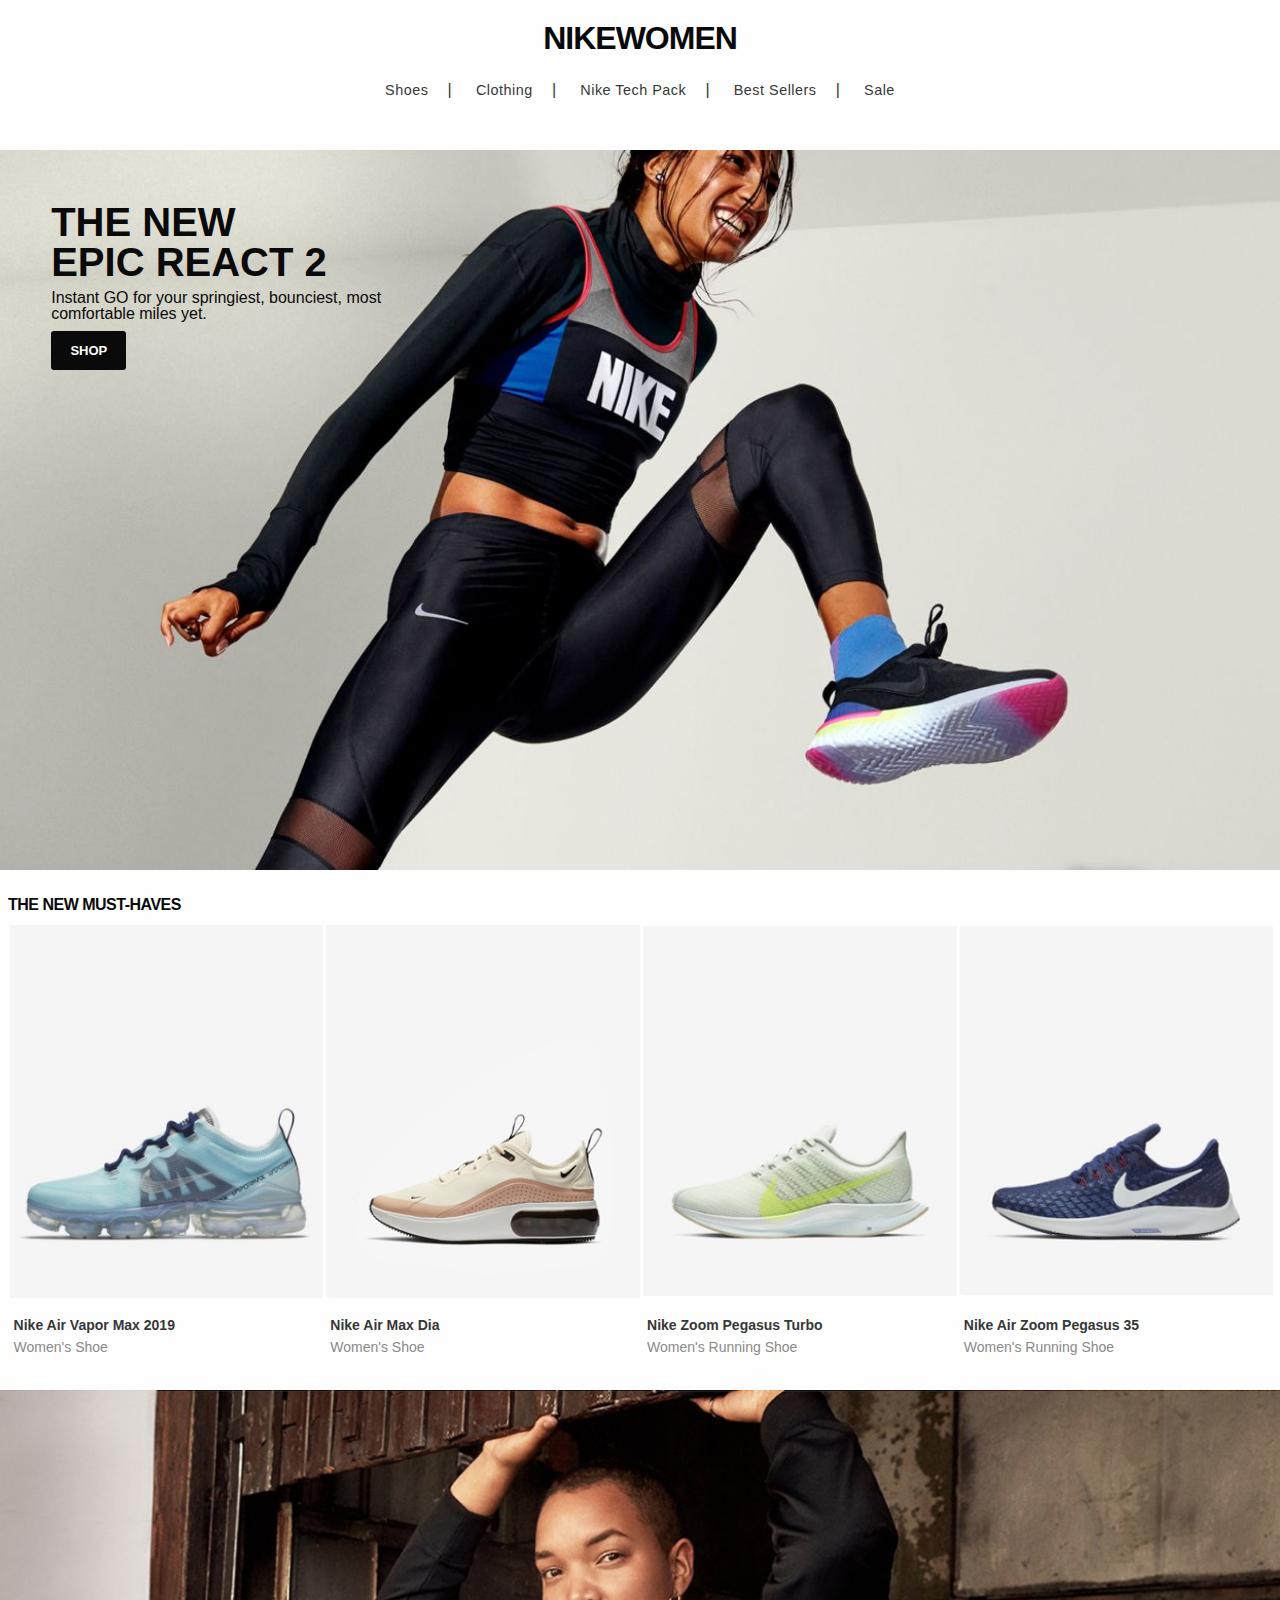
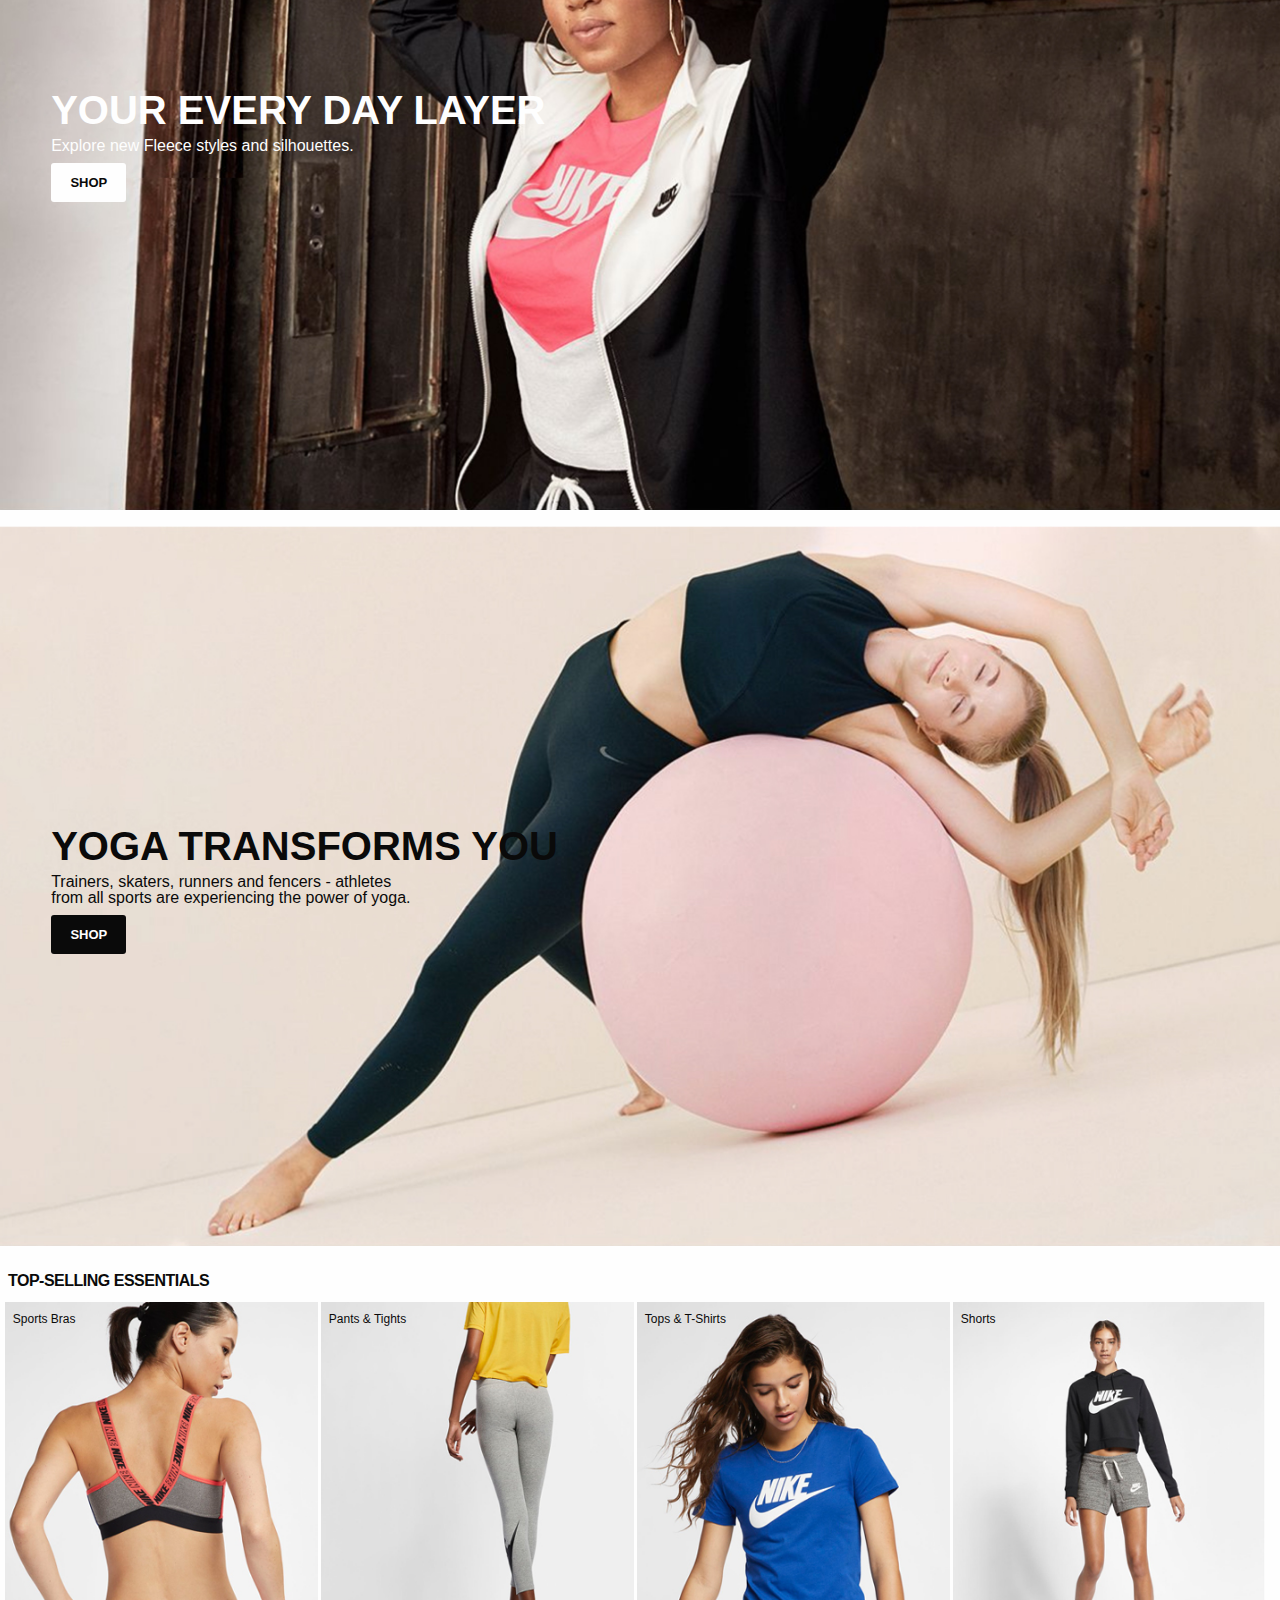
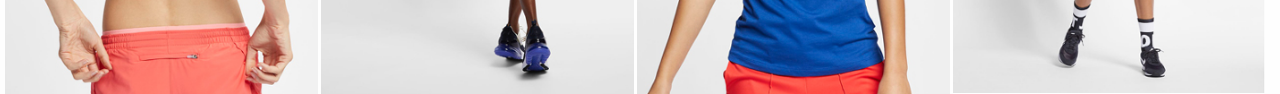
<file: index.html>
<!doctype html>
<html class="no-js" lang="en">
  <head>
    <meta charset="utf-8" />
    <meta http-equiv="x-ua-compatible" content="ie=edge">
    <meta name="viewport" content="width=device-width, initial-scale=1.0">
    <title>Nike. Just Do It.</title>
    <link rel="stylesheet" href="assets/css/app.css">
  </head>
<body>

    <div class="grid-container">
      <div class="grid-x grid-padding-x">
        <div class="large-12 cell">
          <h1 class="niketitle">nikewomen</h1>
        </div>
      </div>

      <!-- getting to know the newest version of Foundation, I bet this would be better suited as a stand-alone partial, to clean up the page a bit. -->
      <div class="secondary-nav">
        <p class="labels">
          <a href="https://store.nike.com/us/en_us/pw/womens-shoes/7ptZoi3" class="label1">Shoes</a><span>|</span>
          <a href="https://store.nike.com/us/en_us/pw/womens-clothing/1mdZ7pt" class="label2">Clothing</a><span>|</span>
          <a href="https://store.nike.com/us/en_us/pw/womens-tech-pack/7ptZo6k" class="label3">Nike Tech Pack</a><span>|</span>
          <a href="https://store.nike.com/us/en_us/pw/womens-nike-best/7ptZpjmZpi1" class="label4">Best Sellers</a><span>|</span>
          <a href="https://store.nike.com/us/en_us/pw/womens-clearance/47Z7pt" class="label5">Sale</a>
        </p>
      </div>

      <!-- The full screen image sections got me a little excited in the early versions and I tried to recreate the wheel, forgetting that I shouldn't ever work to rewrite something that is already baked in. -->

      <!-- First Full Screen Section -->
      <a href="https://www.nike.com/t/epic-react-flyknit-2-womens-running-shoe-5r9NpJ/BQ8927-001">
        <div class="hero-section hero1">
          <div class="hero-section-text black">
            <span class="head1">the new<br>epic react 2</span>
            <span class="head2">Instant GO for your springiest, bounciest, most comfortable miles yet.</span>
          </div>
          <div class="link-cta">
            <span class="black">SHOP</span>
          </div>        
        </div>      
      </a>

      <!-- I initially had these images being delivered to the view with css, but adding the assets here allowed me to keep the css cleaner. Ideally, I would know Foundation better and create each of these as a partial and pass in the titles and images using the handlebars -->
      <h3 class="section-header">the new must-haves</h3>
      <div class="grid-x">
        <div class="large-12 medium-12 small-12 cell">
          <div class="grid-x grid-padding-x shoe-container">
            <div class="large-3 medium-3 small-6 cell shoes">
              <a href="https://www.nike.com/t/air-vapormax-2019-womens-shoe-kkCRgF/AR6632-300" class="featured-shoe">
                <img src="assets/img/shoe1.jpg" frameborder="0"></img>
                <p class="shoe-deets">
                  <span class="shoe-name"><strong>Nike Air Vapor Max 2019</strong></span><br>
                  <span class="shoe-type">Women's Shoe</span>
                </p>
              </a>
            </div>
            <div class="large-3 medium-3 small-6 cell shoes">
              <a href="https://www.nike.com/t/air-max-dia-womens-shoe-Nvf6tm/AQ4312-101" class="featured-shoe">
                <img src="assets/img/shoe2.jpg" frameborder="0"></img>
                <p class="shoe-deets">
                  <span class="shoe-name"><strong>Nike Air Max Dia</strong></span><br>
                  <span class="shoe-type">Women's Shoe</span>
                </p>
              </a>
            </div>
            <div class="large-3 medium-3 small-6 cell shoes">
              <a href="https://www.nike.com/t/zoom-pegasus-turbo-womens-running-shoe-7DrhsB" class="featured-shoe">
                <img src="assets/img/shoe3.jpg" frameborder="0"></img>
                <p class="shoe-deets">
                  <span class="shoe-name"><strong>Nike Zoom Pegasus Turbo</strong></span><br>
                  <span class="shoe-type">Women's Running Shoe</span>
                </p>
              </a>
            </div>
            <div class="large-3 medium-3 small-6 cell shoes">
              <a href="https://www.nike.com/t/air-zoom-pegasus-35-womens-running-shoe-k960G1/942855-404" class="featured-shoe">
                <img src="assets/img/shoe4.jpg" frameborder="0"></img>
                <p class="shoe-deets">
                  <span class="shoe-name"><strong>Nike Air Zoom Pegasus 35</strong></span><br>
                  <span class="shoe-type">Women's Running Shoe</span>
                </p>
              </a>
            </div> 
          </div>
        </div>
      </div>

      <!-- Second Full Screen Section -->
      <a href="https://store.nike.com/us/en_us/pw/womens-cold-weather/7ptZrc2">
        <div class="hero-section hero2">
          <div class="hero-section-text white">
            <span class="head1">your every day layer</span>
            <span class="head2">Explore new Fleece styles and silhouettes.</span>
          </div>
          <div class="link-cta">
            <span class="white">SHOP</span>
          </div>        
        </div>
      </a>  

      <!--Third Full Screen Section -->
      <a href="https://store.nike.com/us/en_us/pw/womens-yoga/7ptZpdc">
        <div class="hero-section hero3">
          <div class="hero-section-text black">
            <span class="head1">yoga transforms you</span>
            <span class="head2">Trainers, skaters, runners and fencers - athletes from all sports are experiencing the power of yoga.</span>
          </div>
          <div class="link-cta">
            <span class="black">SHOP</span>
          </div>        
        </div>
      </a>   


      <!-- ran into some frustrating issues with baked-in padding on different elements in Foundation, which were due to me not knowing the newest version of Foundation very well and also trying to get ultra-nit-picky about pixel perfection. -->
      <h3 class="section-header">top-selling essentials</h3>
      <div class="essentials-section">
        <div class="large-12 medium-12 small-12 cell">

          <div class="grid-x grid-padding-x essentials">
            <div class="large-3 medium-3 small-6 essentials-image eimage2">
              <span class="essentials-label">Sports Bras</span>
              <a href="https://store.nike.com/us/en_us/pw/womens-sports-bras/7ptZobo" class="">
                <img src="/assets/img/essentials1.jpg" frameborder="0"></img>
              </a>
            </div>
            <div class="large-3 medium-3 small-6 essentials-image eimage2">
              <span class="essentials-label">Pants & Tights</span>
              <a href="https://store.nike.com/us/en_us/pw/womens-pants-tights/7ptZobs" class="">
                <img src="/assets/img/essentials2.jpg" frameborder="0"></img>
              </a>
            </div>
           <div class="large-3 medium-3 small-6 essentials-image eimage3">
              <span class="essentials-label">Tops & T-Shirts</span>
              <a href="https://store.nike.com/us/en_us/pw/womens-tops-t-shirts/7ptZobps" class="">
                <img src="/assets/img/essentials3.jpg" frameborder="0"></img>
              </a>
            </div>
           <div class="large-3 medium-3 small-6 essentials-image eimage4">
              <span class="essentials-label">Shorts</span>
              <a href="https://store.nike.com/us/en_us/pw/womens-shorts/7ptZobt" class="">
                <img src="/assets/img/essentials4.jpg" frameborder="0"></img>
              </a>
            </div>                                   
          </div>
        </div>
      </div>
    </div>


<!-- this is a new feature that I haven't seen before and I wanted to dive deep and create a million little partials so that everything was all clean and neat, but had to pump the brakes a bit because this isn't meant to be production code. That said, I'm itching to use more layout systems like this one, and I hope Nike has this kind of functionality in their custom framework! -->

<script src="assets/js/app.js"></script>
</body>
</html>
</file>
